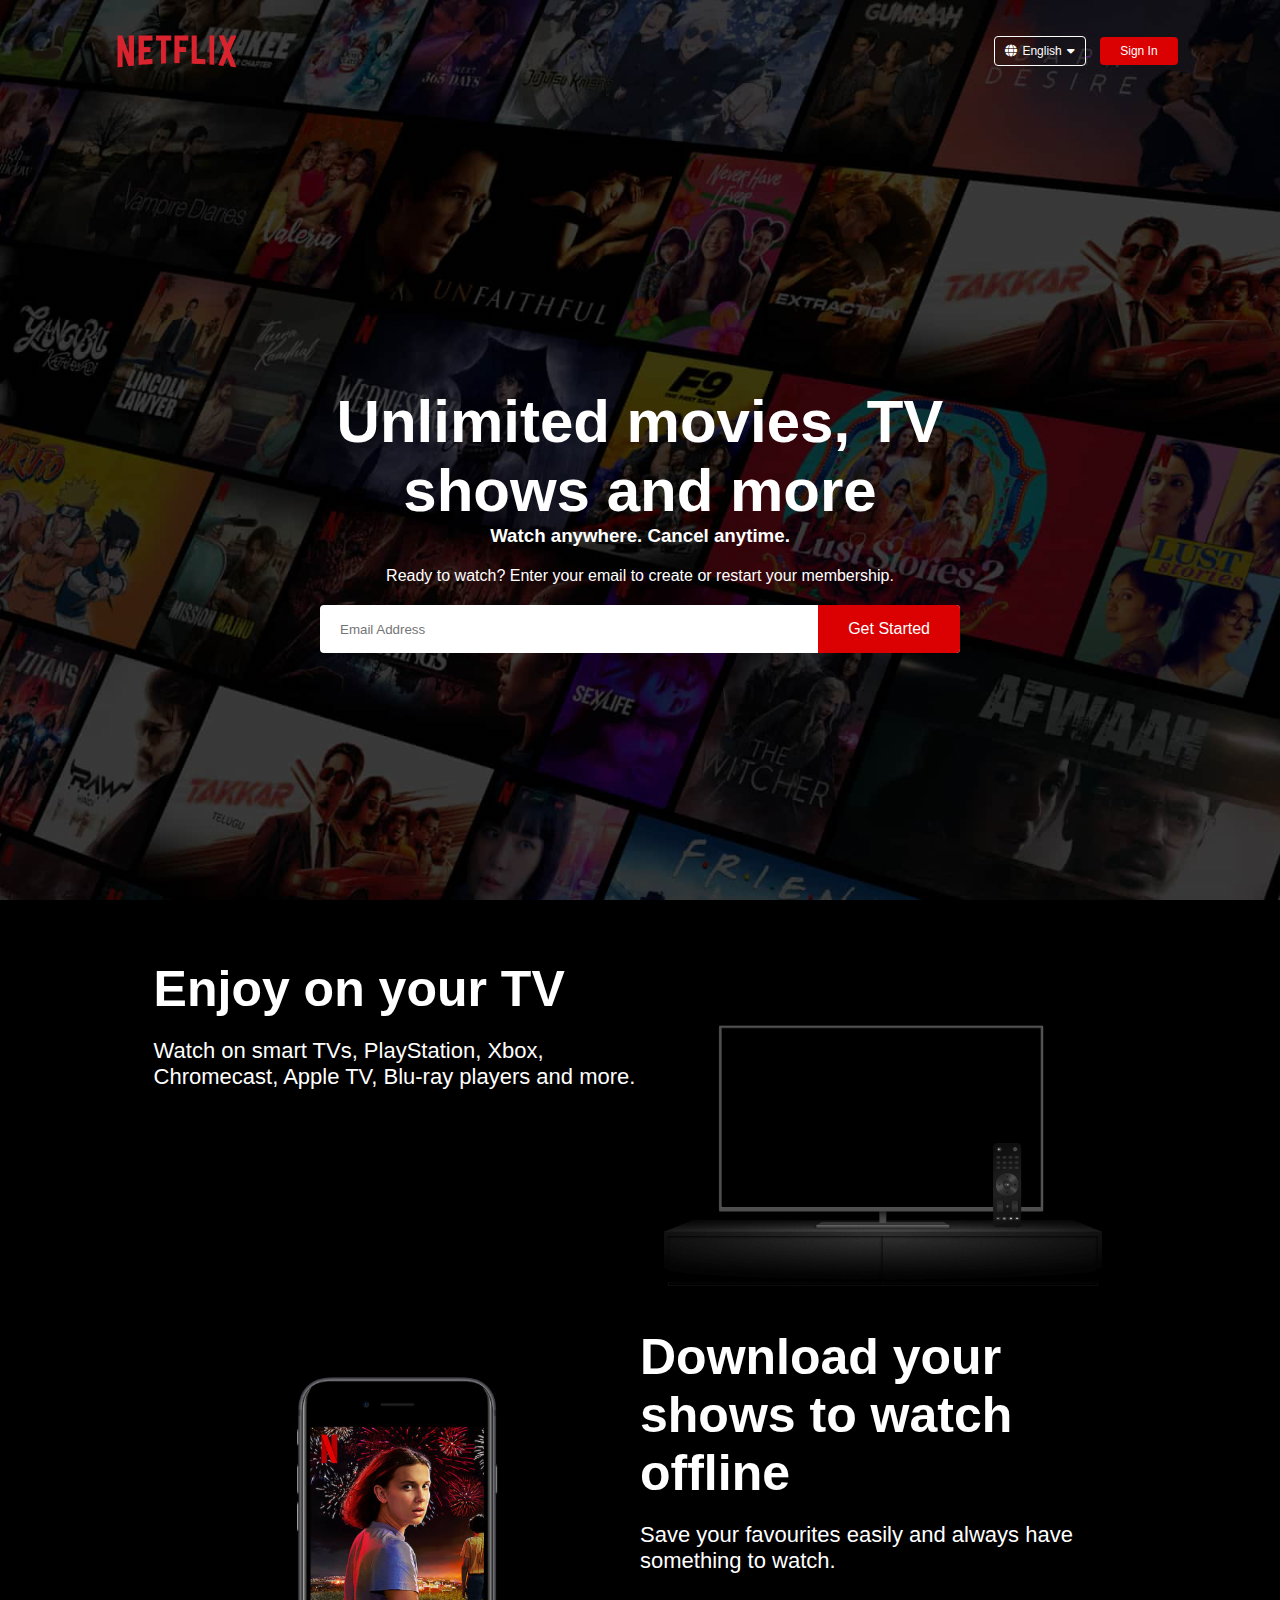
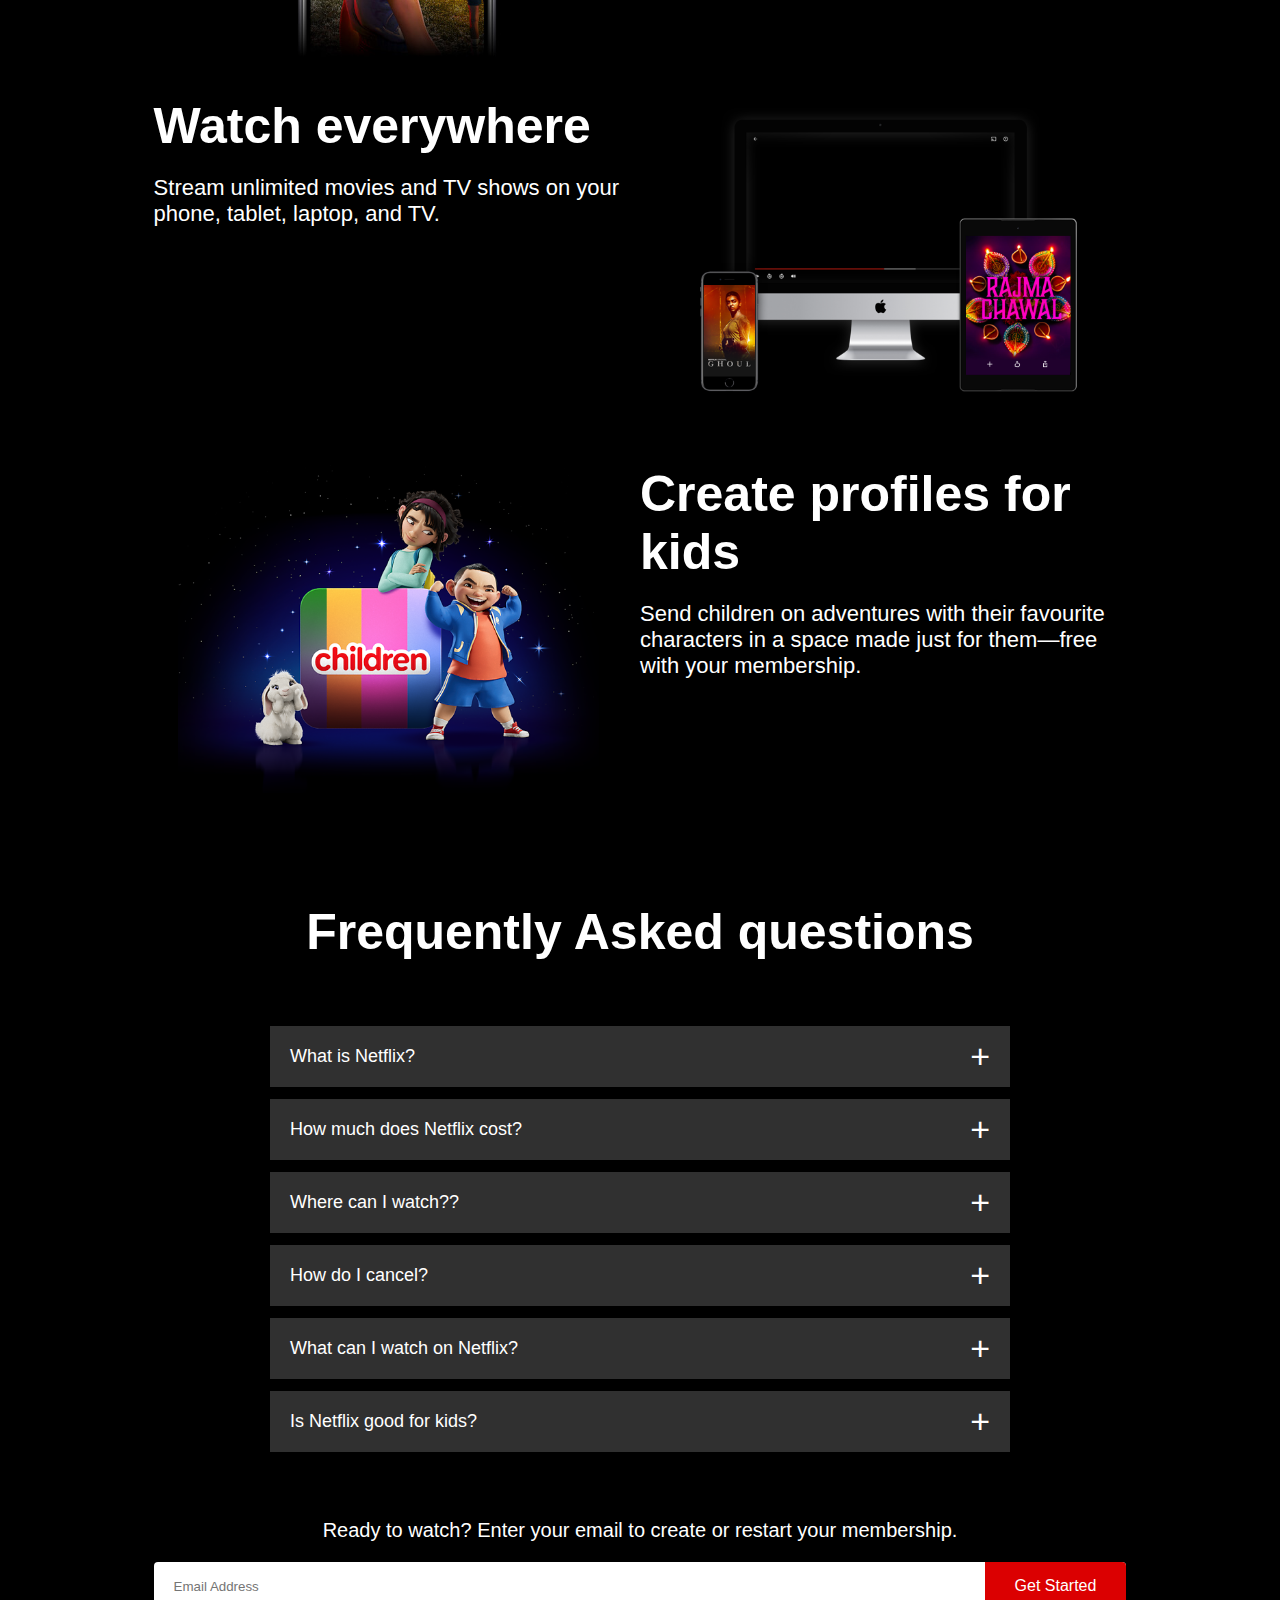
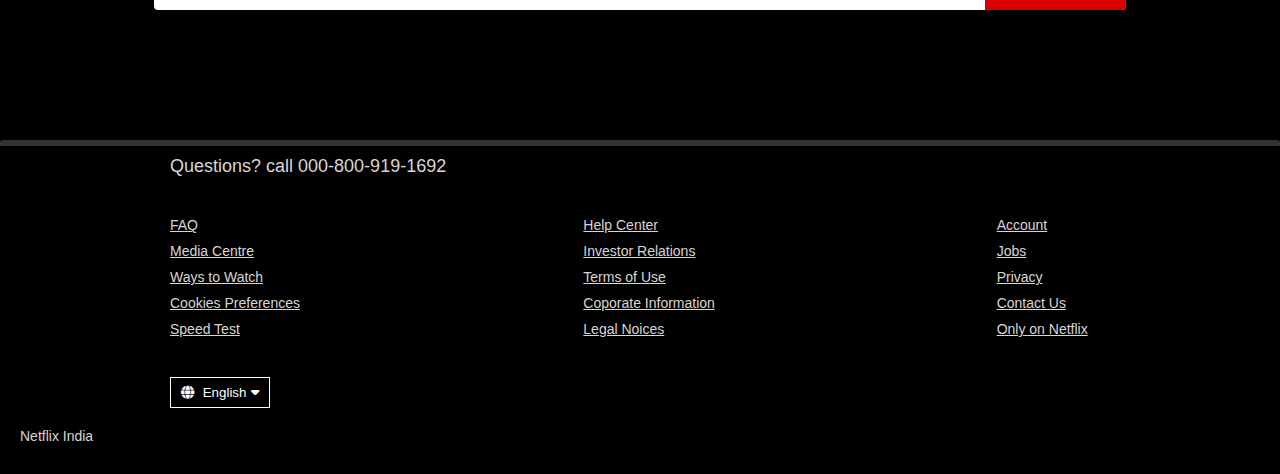
<file: index.html>
<!DOCTYPE html>
<html>

<head>
    <title>Netflix india-clone</title>
    <link href="assets (1)/nficon2016.ico" rel="shortcut icon">
    <link rel="stylesheet" href="netflix.css">
    <link rel="stylesheet" href="https://cdnjs.cloudflare.com/ajax/libs/font-awesome/6.4.0/css/all.min.css">
</head>

<body>
    <div class="header">
        <nav>
            <img class="logo" src="netflix-img/Netflix_Logo_PMS.png">
            <div class="langauge-btn">
                <a href="">
                <button class="lang-btn">
                    <span><i class="fa-solid fa-globe" style="color: #ffffff; padding-right:5px;"></i>English</span>
                    <i class="fa-solid fa-caret-down" style="color: #ffffff; padding-left:5px;"></i>
                </button>
            </a>
            <a href="">
                <button>
                    <span>Sign In</span>
                </button>
            </a>
            </div>
        </nav>
        <div class="header-content">
            <h1>Unlimited movies,
                TV shows and more</h1>
            <h3>Watch anywhere.
                Cancel anytime.</h3>
            <P>Ready to watch? Enter your email to
                create or restart your membership.</P>
            <form class="email-signup">
                <input type="email" placeholder="Email Address" style="color:rgb(200, 189, 189);" required>
                <button type="submit">Get Started</button>
            </form>
        </div>
    </div>

    <div class="features">
        <div class="row">
            <div class="text-col">
                <h2>Enjoy on your TV</h2>
                <p>Watch on smart TVs, PlayStation,
                    Xbox, Chromecast, Apple TV,
                    Blu-ray players and more.</p>
            </div>
            <div class="img-col">
                <img src="netflix-img/tv.png">
            </div>
        </div>

        <div class="row">
            <div class="img-col">
                <img src="netflix-img/mobile-0819.jpg">
            </div>
            <div class="text-col">
                <h2>Download your shows to watch
                    offline</h2>
                <p>Save your favourites easily and always
                    have something to watch.</p>
            </div>
        </div>

        <div class="row">
            <div class="text-col">
                <h2>Watch everywhere</h2>
                <p>Stream unlimited movies
                    and TV shows on your phone,
                    tablet, laptop, and TV.</p>
            </div>
            <div class="img-col">
                <img src="netflix-img/device-pile-in.png">
            </div>
        </div>

        <div class="row">
            <div class="img-col">
                <img src="netflix-img/im4-netflix.png">
            </div>
            <div class="text-col">
                <h2>Create profiles for kids</h2>
                <p>Send children on adventures
                    with their favourite characters
                    in a space made just for them—free with your membership.</p>
            </div>
        </div>

    </div>

    <div class="faq">
        <h2>Frequently Asked questions</h2>
        <ul class="accordion">
            <li>
                <input type="radio" name="accordion" id="first">
                <label for="first">What is Netflix?</label>
                <div class="content">
                    <p>Netflix is a streaming service that offers a wide
                        variety of award-winning TV shows, movies, anime,
                        documentaries and more – on thousands of internet-connected devices.
                        You can watch as much as you want, whenever you want, without a single
                        ad – all for one low monthly price. There's always something new to
                        discover, and new TV shows and movies are added every week!</p>
                </div>
            </li>

            <li>
                <input type="radio" name="accordion" id="second">
                <label for="first">How much does Netflix cost? </label>
                <div class="content">
                    <p>Watch Netflix on your smartphone, tablet, Smart TV,
                        laptop, or streaming device, all for one fixed monthly fee.
                        Plans range from ₹ 149 to ₹ 649 a month. No extra costs,
                        no contracts.</p>
                </div>
            </li>

            <li>
                <input type="radio" name="accordion" id="third">
                <label for="third">Where can I watch?? </label>
                <div class="content">
                    <p>Watch anywhere, anytime. Sign in with your Netflix account to watch instantly on the web at
                        netflix.com from your personal computer or on any internet-connected device that offers the
                        Netflix app, including smart TVs, smartphones, tablets, streaming media players and game
                        consoles.
                        You can also download your favourite shows with the iOS, Android, or Windows 10 app. Use
                        downloads to watch while you're on the go and without an internet connection. Take Netflix with
                        you anywhere.</p>
                </div>
            </li>

            <li>
                <input type="radio" name="accordion" id="fourth">
                <label for="fourth">How do I cancel?</label>
                <div class="content">
                    <p>Netflix is flexible. There are no annoying contracts
                        and no commitments. You can easily cancel your account
                        online in two clicks. There are no cancellation fees –
                        start or stop your account anytime.</p>
                </div>
            </li>

            <li>
                <input type="radio" name="accordion" id="fifth">
                <label for="fifth">What can I watch on Netflix?</label>
                <div class="content">
                    <p>Netflix has an extensive library of feature films,
                        documentaries, TV shows, anime, award-winning Netflix
                        originals, and more. Watch as much as you want,
                        anytime you want.</p>
                </div>
            </li>

            <li>
                <input type="radio" name="accordion" id="sixth">
                <label for="sixth">Is Netflix good for kids?</label>
                <div class="content">
                    <p>The Netflix Kids experience is included in your
                        membership to give parents control while kids
                        enjoy family-friendly TV shows and films in
                        their own space.

                        Kids profiles come with PIN-protected parental
                        controls that let you restrict the maturity
                        rating of content kids can watch and block
                        specific titles you don’t want kids to see.</p>
                </div>
            </li>
        </ul>
        <small>
            Ready to watch? Enter your email to create or
            restart your membership.
        </small>
        <form class="email-signup">
            <input type="email" placeholder="Email Address" style="color:rgb(200, 189, 189);" required>
            <button  type="submit">Get Started</button>
        </form>
    </div>

    <div class="footer">
        <h2>Questions? call 000-800-919-1692</h2>
        <div class="row">
            <div class="col">
                <a href="">FAQ</a>
                <a href="">Media Centre</a>
                <a href="">Ways to Watch</a>
                <a href="#">Cookies Preferences</a>
                <a href="#">Speed Test</a>
                
            </div>

            <div class="col">
                <a href="#">Help Center</a>
                <a href="#">Investor Relations</a>
                <a href="#">Terms of Use</a>
                <a href="#">Coporate Information</a>
                <a href="#">Legal Noices</a>
            </div>

            <div class="col">
                <a href="#">Account</a>
                <a href="#">Jobs</a>
                <a href="#">Privacy</a>
                <a href="#">Contact Us</a>
                <a href="#">Only on Netflix</a>
            </div>
        </div>
        <a href=""><button class="lang-btn">
                <span>
                    <i class="fa-solid fa-globe" style="color: #ffffff; padding-right:5px;"></i>
                    English
                </span>
                <i class="fa-solid fa-caret-down" style="color: #ffffff; padding-left:5px;"></i>
            </button>
        </a>
        <p class="copyright-txt">Netflix India</p>
    </div>
</body>

</html>
</file>
<file: netflix.css>
* {
    margin: 0;
    padding: 0;
    box-sizing: border-box;
    font-family: 'poppins', sans-serif;
}

body {
    background: black;
    color: white;
    overflow-x: hidden;
}

.header {
    width: 100%;
    height: 100vh;
    background-image: linear-gradient(rgba(0, 0, 0, 0.7), rgba(0, 0, 0, 0.7)),
        url(netflix-img/netflix-main.jpg);
    background-size: cover;
    background-position: center;
    padding: 10px 8%;
    position: relative;
}

nav {
    display: flex;
    align-items: center;
    justify-content: space-between;
    padding: 10px 0;
}

.logo {
    width: 150px;
}

nav button {
    border: 0;
    outline: 0;
    background: #db0001;
    color: white;
    padding: 7px 20px;
    font-size: 12px;
    border-radius: 4px;
    margin-left: 10px;
    cursor: pointer;
}

.lang-btn {
    display: inline-flex;
    align-items: center;
    background: transparent;
    border: 1px solid white;
    padding: 7px 10px;
    cursor: pointer;
}

.lang-btn span {
    color: #fff;
}

.language-btn img {
    width: 10px;
    margin-left: 10px;
}

.header-content {
    position: absolute;
    top: 50%;
    left: 50%;
    transform: translate(-50%, -50%);
    text-align: center;
    margin-top: 100px;
}

.header-content h1 {
    font-size: 60px;
    line-height: 70 px;
    font-weight: 600;
    max-width: 650px;
}

.header-content h3 {
    font-weight: 40px;
    margin-bottom: 20px;
}

.email-signup {
    background: white;
    border-radius: 4px;
    display: flex;
    align-items: center;
    margin-top: 30px;
    overflow: hidden;

}

.email-signup input {
    flex: 1;
    border: 0;
    outline: 0;
    margin-left: 20px;
}

.email-signup button {
    background: #db0001;
    border: 0;
    outline: 0;
    color: white;
    font-size: 16px;
    cursor: pointer;
    padding: 15px 30px;
}

/* ---------features-------- */

.features {
    padding: 50px 12%;
    font-size: 22px;
}

.row {
    display: flex;
    width: 100%;
    align-items: center;
    flex-wrap: wrap;
    padding: 50px 0;
}

.text-col {
    flex-basis: 50%;
    margin-bottom: 20px;
}

.img-col {
    flex-basis: 50%;
    margin-bottom: 20px;
}

.img-col img {
    display: block;
    width: 90%;
    margin: auto;
}

.features h2 {
    font-size: 50px;
    font-weight: 600;
    margin-bottom: 20px;
}

/* -----------faq------- */
.faq {
    padding: 10px 12%;
    text-align: center;
    font-size: 18px;
}

.faq h2 {
    font-weight: 600;
    font-size: 50px;
}

.accordion {
    margin: 60px auto;
    width: 100%;
    max-width: 750px;
}

.accordion li {
    list-style: none;
    width: 100%;
    padding: 5px;
}

.accordion li label {
    display: flex;
    align-items: center;
    padding: 20px;
    font-size: 18px;
    font-weight: 500;
    background: #303030;
    margin-bottom: 2px;
    cursor: pointer;
    position: relative;
}

label::after {
    content: '+';
    font-size: 34px;
    position: absolute;
    right: 20px;
    transition: transform 0.5s;
}

input[type="radio"] {
    display: none;
}

.acoordion,
.content {
    background: #303030;
    text-align: left;
    padding: 0 20px;
    max-height: 0;
    overflow: hidden;
    transition: max-height 0.5s, padding 0.5s;
}

.accordion input[type="radio"]:checked+label+.content {
    max-height: 600px;
    padding: 60px 20px;
}

.accordion input[type="radio"]:checked+label::after {
    transform: rotate(135deg);
}

.faq,
.email-signup {
    margin: 20px auto 60px auto;
}

.faq small {
    font-size: 20px;
}

/* --------------footer---------- */
.footer {
    padding: 15px 400px 10px 100px;
    border-top: 6px solid #333;
    color: #777;
}

.footer a {
    padding-left: 150px;
    color: white;
}

.footer h2 {
    padding-left: 150px;
    font-size: 18px;
    font-weight: 400;
    margin-bottom: 30px;
}

.footer,
.col {
    flex-basis: 25%;
    flex-grow: 1;
    margin-bottom: 20px;
}

.footer,
.col a {
    display: block;
    color: #d9d5d5;
    font-size: 14px;
    margin-bottom: 10px;
}

.footer,
.row {
    align-items: flex-start;
    padding: 10px 0;
}

.footer,
.language-btn {
    color: #d9d5d5;
    padding: 10px 20px;
    border-radius: 3px;
}

.language-btn span {
    color: #fff;
}

.copyright-txt {
    font-size: 14px;
    margin-top: 20px;
    margin-bottom: 10px;
}
</file>
